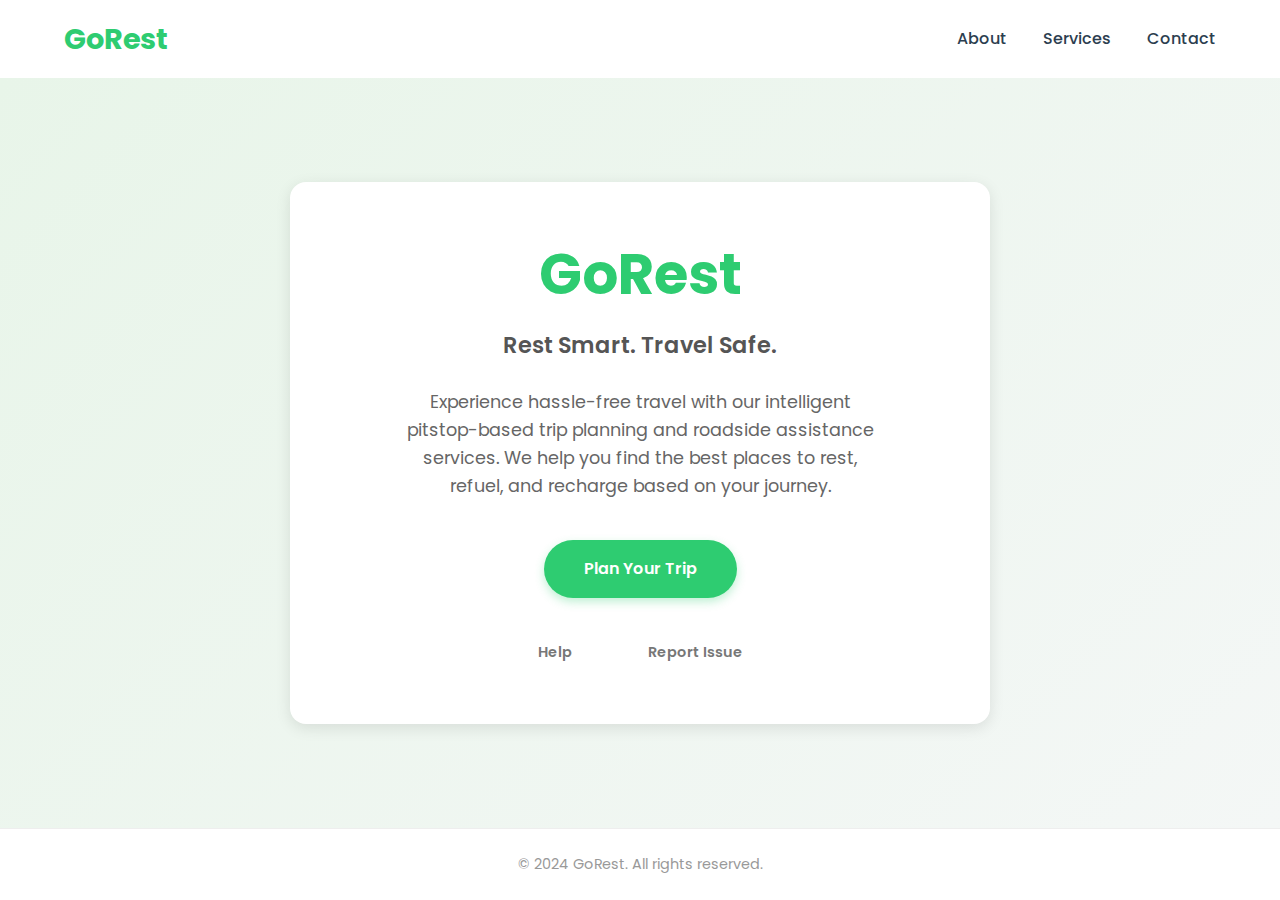
<file: index.html>
<!DOCTYPE html>
<html lang="en">

<head>
    <meta charset="UTF-8">
    <meta name="viewport" content="width=device-width, initial-scale=1.0">
    <title>GoRest | Smart Trip Planning</title>
    <link rel="stylesheet" href="styles.css">
    <link href="https://fonts.googleapis.com/css2?family=Poppins:wght@400;600;700&display=swap" rel="stylesheet">
</head>

<body>
    <header class="navbar">
        <div class="logo">GoRest</div>
        <nav>
            <a href="#" class="nav-link">About</a>
            <a href="#" class="nav-link">Services</a>
            <a href="#" class="nav-link">Contact</a>
        </nav>
    </header>

    <main class="hero-section">
        <div class="hero-content">
            <h1 class="main-title">GoRest</h1>
            <p class="tagline">Rest Smart. Travel Safe.</p>
            <p class="description">
                Experience hassle-free travel with our intelligent pitstop-based trip planning and roadside assistance
                services.
                We help you find the best places to rest, refuel, and recharge based on your journey.
            </p>

            <div class="action-buttons">
                <a href="#" class="btn btn-primary">Plan Your Trip</a>
            </div>

            <div class="secondary-actions">
                <a href="#" class="btn btn-secondary">Help</a>
                <a href="#" class="btn btn-secondary report-btn">Report Issue</a>
            </div>
        </div>
    </main>

    <footer class="footer">
        <p>&copy; 2024 GoRest. All rights reserved.</p>
    </footer>
</body>

</html>
</file>
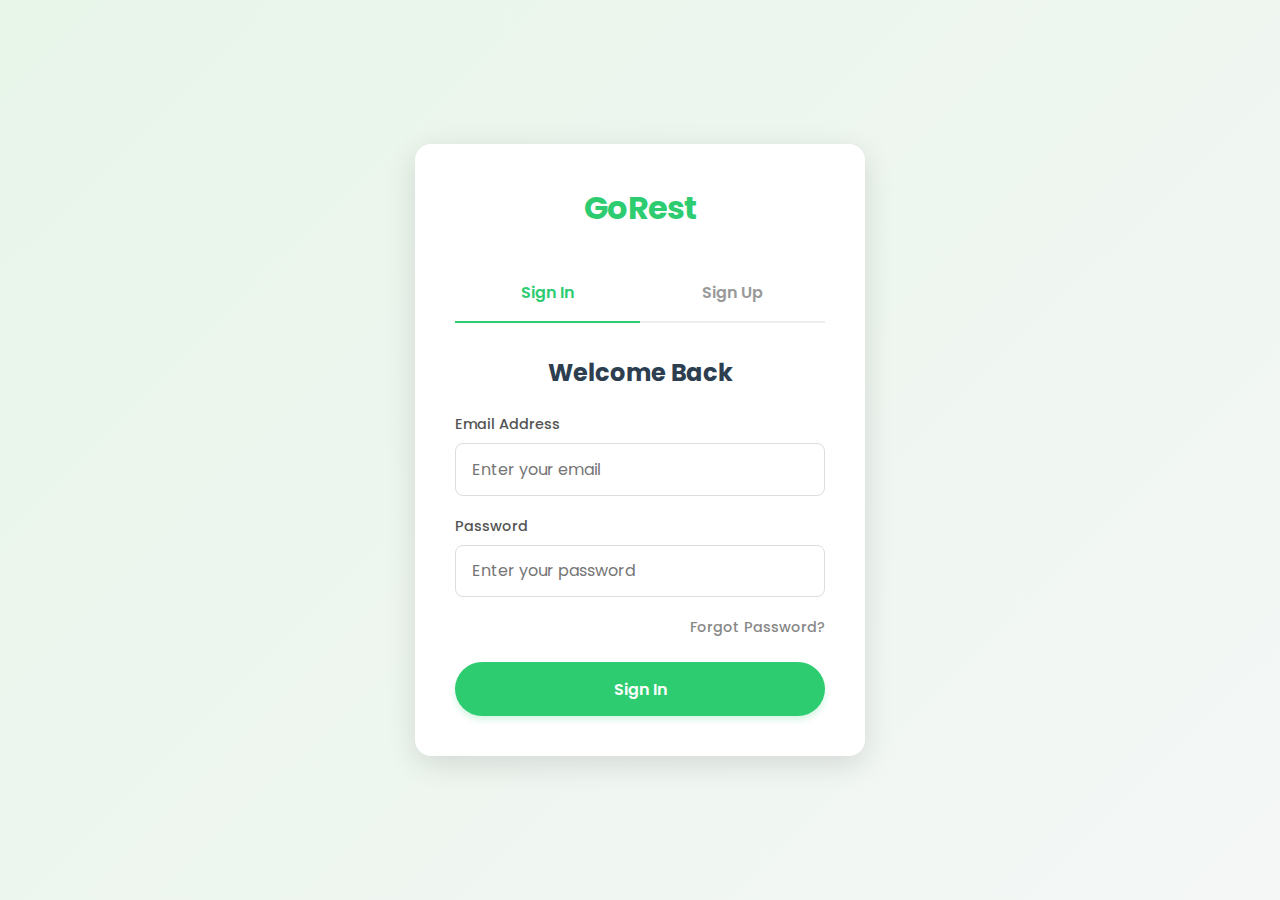
<file: auth.html>
<!DOCTYPE html>
<html lang="en">

<head>
    <meta charset="UTF-8">
    <meta name="viewport" content="width=device-width, initial-scale=1.0">
    <title>GoRest - Sign In</title>
    <link rel="stylesheet" href="auth.css">
    <link href="https://fonts.googleapis.com/css2?family=Poppins:wght@400;500;600;700&display=swap" rel="stylesheet">
</head>

<body>
    <div class="auth-container">
        <div class="auth-card">
            <div class="logo">GoRest</div>

            <div class="tabs">
                <button class="tab-btn active" onclick="switchTab('login')">Sign In</button>
                <button class="tab-btn" onclick="switchTab('signup')">Sign Up</button>
            </div>

            <!-- Login Form -->
            <form id="login-form" class="auth-form active">
                <h2>Welcome Back</h2>
                <div class="form-group">
                    <label for="login-email">Email Address</label>
                    <input type="email" id="login-email" placeholder="Enter your email" required>
                </div>
                <div class="form-group">
                    <label for="login-password">Password</label>
                    <input type="password" id="login-password" placeholder="Enter your password" required>
                </div>
                <div class="form-actions">
                    <a href="#" onclick="showForgotPassword(event)" class="forgot-password">Forgot Password?</a>
                </div>
                <button type="submit" class="btn btn-primary">Sign In</button>
            </form>

            <!-- Signup Form -->
            <form id="signup-form" class="auth-form">
                <h2>Create Account</h2>
                <div class="form-group">
                    <label for="signup-name">Full Name</label>
                    <input type="text" id="signup-name" placeholder="Enter your full name" required>
                </div>
                <div class="form-group">
                    <label for="signup-email">Email Address</label>
                    <input type="email" id="signup-email" placeholder="Enter your email" required>
                </div>
                <div class="form-group">
                    <label for="signup-password">Password</label>
                    <input type="password" id="signup-password" placeholder="Create a password" required>
                </div>
                <div class="form-group">
                    <label for="signup-confirm">Confirm Password</label>
                    <input type="password" id="signup-confirm" placeholder="Confirm your password" required>
                </div>
                <button type="submit" class="btn btn-primary">Sign Up</button>
            </form>

            <!-- Forgot Password Form -->
            <form id="forgot-form" class="auth-form">
                <h2>Reset Password</h2>
                <p class="description">Enter your email address and we'll send you a link to reset your password.</p>
                <div class="form-group">
                    <label for="forgot-email">Email Address</label>
                    <input type="email" id="forgot-email" placeholder="Enter your email" required>
                </div>
                <button type="submit" class="btn btn-primary">Send Reset Link</button>
                <div class="form-actions center">
                    <a href="#" onclick="switchTab('login')" class="back-link">Back to Sign In</a>
                </div>
            </form>
        </div>
    </div>

    <script>
        function switchTab(tabName) {
            // Hide all forms
            document.querySelectorAll('.auth-form').forEach(form => form.classList.remove('active'));
            // Remove active class from tabs
            document.querySelectorAll('.tab-btn').forEach(btn => btn.classList.remove('active'));

            if (tabName === 'login') {
                document.getElementById('login-form').classList.add('active');
                document.querySelector('.tab-btn:first-child').classList.add('active');
            } else if (tabName === 'signup') {
                document.getElementById('signup-form').classList.add('active');
                document.querySelector('.tab-btn:last-child').classList.add('active');
            }

            // Hide forgot password specifically if switching tabs
            document.getElementById('forgot-form').classList.remove('active');
        }

        function showForgotPassword(event) {
            event.preventDefault();
            document.querySelectorAll('.auth-form').forEach(form => form.classList.remove('active'));
            document.getElementById('forgot-form').classList.add('active');
            // Deselect tabs visually
            document.querySelectorAll('.tab-btn').forEach(btn => btn.classList.remove('active'));
        }
    </script>
</body>

</html>
</file>
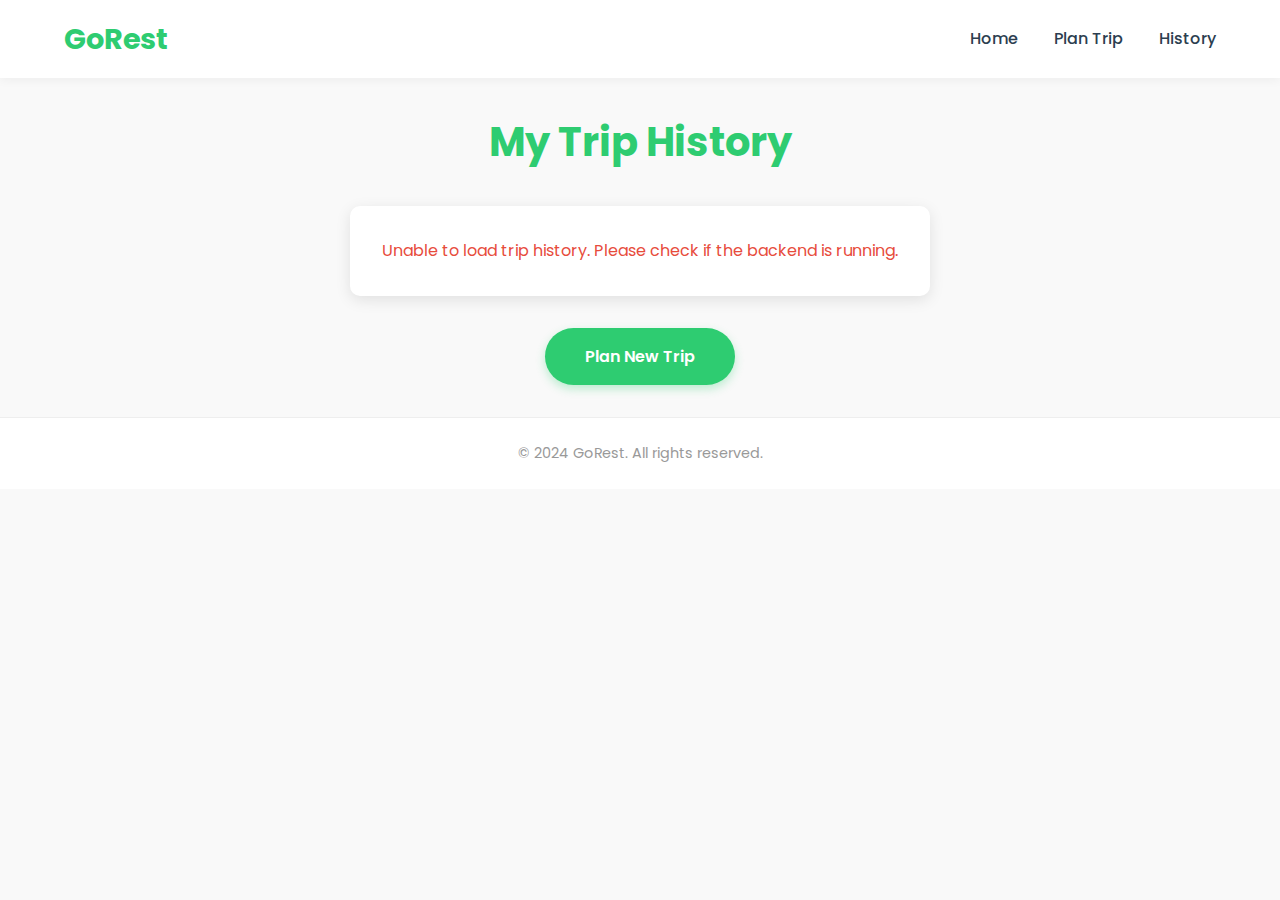
<file: frontend/history.html>
<!DOCTYPE html>
<html lang="en">

<head>
    <meta charset="UTF-8">
    <meta name="viewport" content="width=device-width, initial-scale=1.0">
    <title>GoRest | Trip History</title>
    <link rel="stylesheet" href="css/styles.css">
    <link href="https://fonts.googleapis.com/css2?family=Poppins:wght@400;600;700&display=swap" rel="stylesheet">
    <style>
        .history-container {
            padding: 2rem 5%;
            max-width: 1200px;
            margin: 0 auto;
        }
        
        .history-title {
            text-align: center;
            color: var(--primary-color);
            margin-bottom: 2rem;
            font-size: 2.5rem;
        }
        
        .table-wrapper {
            background-color: var(--white);
            border-radius: 10px;
            box-shadow: var(--shadow);
            overflow-x: auto;
            padding: 1rem;
        }
        
        table {
            width: 100%;
            border-collapse: collapse;
            min-width: 600px;
        }
        
        th, td {
            padding: 1rem;
            text-align: left;
            border-bottom: 1px solid #eee;
        }
        
        th {
            background-color: #f8f9fa;
            color: var(--text-color);
            font-weight: 600;
        }
        
        tr:hover {
            background-color: #f1f1f1;
        }
        
        .no-trips {
            text-align: center;
            padding: 2rem;
            color: #777;
            font-size: 1.2rem;
        }
        
        .error-message {
            color: #e74c3c;
            text-align: center;
            padding: 1rem;
        }
        
        .back-btn-container {
            margin-top: 2rem;
            text-align: center;
        }
    </style>
</head>

<body>
    <header class="navbar">
        <div class="logo">GoRest</div>
        <nav>
            <a href="index.html" class="nav-link">Home</a>
            <a href="planning.html" class="nav-link">Plan Trip</a>
            <a href="#" class="nav-link active">History</a>
        </nav>
    </header>

    <main class="history-container">
        <h1 class="history-title">My Trip History</h1>
        
        <div class="table-wrapper">
            <table id="tripsTable">
                <thead>
                    <tr>
                        <th>Start</th>
                        <th>Destination</th>
                        <th>Vehicle</th>
                        <th>Distance (km)</th>
                        <th>Duration (hrs)</th>
                        <th>Stops</th>
                    </tr>
                </thead>
                <tbody id="tripsBody">
                    <!-- Rows will be inserted here -->
                </tbody>
            </table>
            <div id="noTripsMessage" class="no-trips" style="display: none;">
                No trips found. Start planning your journey!
            </div>
            <div id="errorMessage" class="error-message" style="display: none;"></div>
        </div>
        
        <div class="back-btn-container">
            <a href="planning.html" class="btn btn-primary">Plan New Trip</a>
        </div>
    </main>

    <footer class="footer">
        <p>&copy; 2024 GoRest. All rights reserved.</p>
    </footer>

    <script>
        document.addEventListener('DOMContentLoaded', fetchTrips);

        async function fetchTrips() {
            const tripsBody = document.getElementById('tripsBody');
            const noTripsMessage = document.getElementById('noTripsMessage');
            const errorMessage = document.getElementById('errorMessage');
            const table = document.getElementById('tripsTable');

            try {
                const response = await fetch('http://127.0.0.1:5000/api/trips');
                
                if (!response.ok) {
                    throw new Error('Failed to fetch trips');
                }

                const data = await response.json();
                const trips = data.trips;

                if (!trips || trips.length === 0) {
                    table.style.display = 'none';
                    noTripsMessage.style.display = 'block';
                    return;
                }

                table.style.display = 'table';
                noTripsMessage.style.display = 'none';

                trips.forEach(trip => {
                    const row = document.createElement('tr');
                    row.innerHTML = `
                        <td>${trip.start}</td>
                        <td>${trip.destination}</td>
                        <td>${trip.vehicle}</td>
                        <td>${trip.distance}</td>
                        <td>${trip.duration}</td>
                        <td>${trip.stops}</td>
                    `;
                    tripsBody.appendChild(row);
                });

            } catch (error) {
                console.error('Error:', error);
                table.style.display = 'none';
                errorMessage.textContent = 'Unable to load trip history. Please check if the backend is running.';
                errorMessage.style.display = 'block';
            }
        }
    </script>
</body>

</html>
</file>
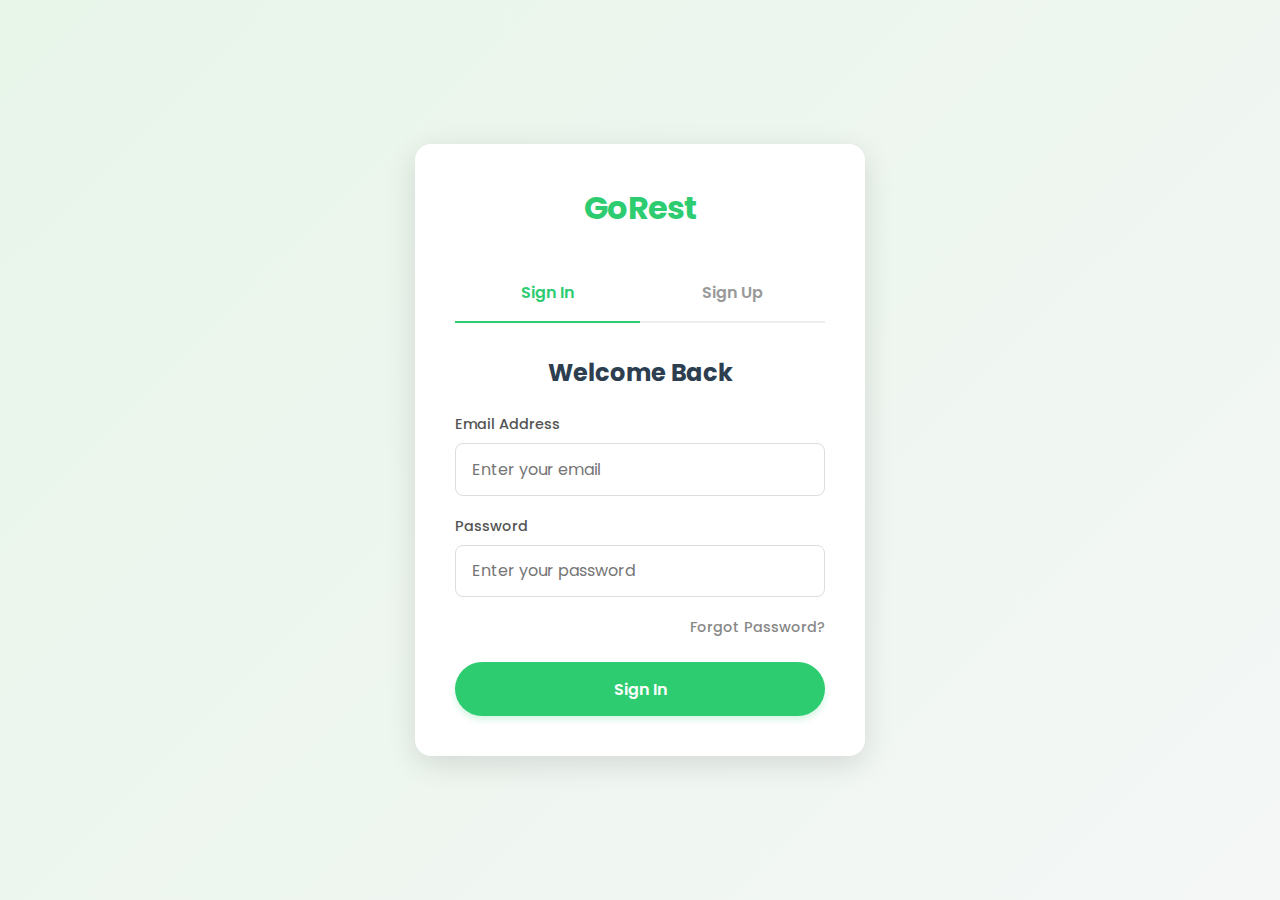
<file: frontend/login.html>
<!DOCTYPE html>
<html lang="en">

<head>
    <meta charset="UTF-8">
    <meta name="viewport" content="width=device-width, initial-scale=1.0">
    <title>GoRest - Sign In</title>
    <!-- CSS Link -->
    <link rel="stylesheet" href="login.css">
    <link href="https://fonts.googleapis.com/css2?family=Poppins:wght@400;500;600;700&display=swap" rel="stylesheet">
</head>

<body>
    <div class="auth-container">
        <div class="auth-card">
            <div class="logo">GoRest</div>

            <div class="tabs">
                <button id="tab-login" class="tab-btn active">Sign In</button>
                <button id="tab-signup" class="tab-btn">Sign Up</button>
            </div>

            <!-- Login Form -->
            <form id="login-form" class="auth-form active">
                <h2>Welcome Back</h2>
                <div class="form-group">
                    <label for="login-email">Email Address</label>
                    <input type="email" id="login-email" placeholder="Enter your email" required>
                </div>
                <div class="form-group">
                    <label for="login-password">Password</label>
                    <input type="password" id="login-password" placeholder="Enter your password" required>
                </div>
                <div class="form-actions">
                    <a href="#" id="link-forgot" class="forgot-password">Forgot Password?</a>
                </div>
                <button type="submit" class="btn btn-primary">Sign In</button>
            </form>

            <!-- Signup Form -->
            <form id="signup-form" class="auth-form">
                <h2>Create Account</h2>
                <div class="form-group">
                    <label for="signup-name">Full Name</label>
                    <input type="text" id="signup-name" placeholder="Enter your full name" required>
                </div>
                <div class="form-group">
                    <label for="signup-email">Email Address</label>
                    <input type="email" id="signup-email" placeholder="Enter your email" required>
                </div>
                <div class="form-group">
                    <label for="signup-password">Password</label>
                    <input type="password" id="signup-password" placeholder="Create a password" required>
                </div>
                <div class="form-group">
                    <label for="signup-confirm">Confirm Password</label>
                    <input type="password" id="signup-confirm" placeholder="Confirm your password" required>
                </div>
                <button type="submit" class="btn btn-primary">Sign Up</button>
            </form>

            <!-- Forgot Password Form -->
            <form id="forgot-form" class="auth-form">
                <h2>Reset Password</h2>
                <p class="description">Enter your email address and we'll send you a link to reset your password.</p>
                <div class="form-group">
                    <label for="forgot-email">Email Address</label>
                    <input type="email" id="forgot-email" placeholder="Enter your email" required>
                </div>
                <button type="submit" class="btn btn-primary">Send Reset Link</button>
                <div class="form-actions center">
                    <a href="#" id="link-back" class="back-link">Back to Sign In</a>
                </div>
            </form>
        </div>
    </div>

    <!-- JS Link -->
    <script src="login.js" defer></script>
</body>

</html>
</file>
<file: styles.css>
:root {
    --primary-color: #2ECC71;
    /* Vibrant Green */
    --primary-dark: #27AE60;
    --text-color: #2C3E50;
    --bg-color: #F9F9F9;
    --white: #FFFFFF;
    --shadow: 0 4px 15px rgba(0, 0, 0, 0.1);
    --font-stack: 'Poppins', sans-serif;
}

* {
    box-sizing: border-box;
    margin: 0;
    padding: 0;
}

body {
    font-family: var(--font-stack);
    background-color: var(--bg-color);
    color: var(--text-color);
    line-height: 1.6;
    display: flex;
    flex-direction: column;
    min-height: 100vh;
}

/* Header */
.navbar {
    background-color: var(--white);
    padding: 1rem 5%;
    display: flex;
    justify-content: space-between;
    align-items: center;
    box-shadow: 0 2px 10px rgba(0, 0, 0, 0.05);
}

.logo {
    font-size: 1.8rem;
    font-weight: 700;
    color: var(--primary-color);
    letter-spacing: -0.5px;
}

.nav-link {
    text-decoration: none;
    color: var(--text-color);
    margin-left: 2rem;
    font-weight: 500;
    transition: color 0.3s;
}

.nav-link:hover {
    color: var(--primary-color);
}

/* Main Hero Section */
.hero-section {
    flex: 1;
    display: flex;
    justify-content: center;
    align-items: center;
    padding: 2rem;
    background: linear-gradient(135deg, #e8f5e9 0%, #f4f7f6 100%);
}

.hero-content {
    background-color: var(--white);
    padding: 3rem;
    border-radius: 16px;
    box-shadow: var(--shadow);
    max-width: 700px;
    width: 100%;
    text-align: center;
    transition: transform 0.3s ease;
}

.hero-content:hover {
    transform: translateY(-5px);
}

.main-title {
    font-size: 3.5rem;
    color: var(--primary-color);
    margin-bottom: 0.5rem;
}

.tagline {
    font-size: 1.4rem;
    font-weight: 600;
    color: #555;
    margin-bottom: 1.5rem;
}

.description {
    font-size: 1.1rem;
    color: #666;
    margin-bottom: 2.5rem;
    max-width: 80%;
    margin-left: auto;
    margin-right: auto;
}

/* Buttons */
.action-buttons {
    margin-bottom: 2rem;
}

.btn {
    display: inline-block;
    padding: 1rem 2.5rem;
    border-radius: 50px;
    text-decoration: none;
    font-weight: 600;
    transition: all 0.3s ease;
    border: none;
    cursor: pointer;
    font-size: 1rem;
}

.btn-primary {
    background-color: var(--primary-color);
    color: var(--white);
    box-shadow: 0 4px 10px rgba(46, 204, 113, 0.3);
}

.btn-primary:hover {
    background-color: var(--primary-dark);
    transform: scale(1.05);
    box-shadow: 0 6px 15px rgba(46, 204, 113, 0.4);
}

.secondary-actions {
    display: flex;
    justify-content: center;
    gap: 1.5rem;
}

.btn-secondary {
    padding: 0.6rem 1.5rem;
    border: 2px solid transparent;
    /* Keeps layout stable */
    color: #777;
    background-color: transparent;
    font-size: 0.9rem;
}

.btn-secondary:hover {
    color: var(--primary-color);
    border-bottom: 2px solid var(--primary-color);
    /* Underline effect */
    border-radius: 0;
    /* Reset radius for underline effect */
    padding-bottom: 0.4rem;
    /* Adjust padding for border */
}

.report-btn:hover {
    color: #e74c3c;
    /* Red for report issue */
    border-color: #e74c3c;
}

/* Footer */
.footer {
    text-align: center;
    padding: 1.5rem;
    background-color: var(--white);
    color: #999;
    font-size: 0.9rem;
    border-top: 1px solid #eee;
}

/* Responsive Design */
@media (max-width: 768px) {
    .hero-content {
        padding: 2rem 1.5rem;
    }

    .main-title {
        font-size: 2.5rem;
    }

    .tagline {
        font-size: 1.2rem;
    }

    .description {
        max-width: 100%;
        font-size: 1rem;
    }

    .nav-link {
        margin-left: 1rem;
        font-size: 0.9rem;
    }
}

@media (max-width: 480px) {
    .navbar {
        flex-direction: column;
        padding: 1rem;
    }

    .nav-link {
        margin: 0.5rem;
    }

    .secondary-actions {
        flex-direction: column;
        gap: 0.5rem;
    }
}
</file>
<file: auth.css>
:root {
    --primary-color: #2ECC71;
    --primary-dark: #27AE60;
    --text-color: #2C3E50;
    --bg-color: #F9F9F9;
    /* Keeping consistent background */
    --white: #FFFFFF;
    --input-border: #ddd;
    --shadow: 0 8px 30px rgba(0, 0, 0, 0.12);
    --font-stack: 'Poppins', sans-serif;
}

* {
    box-sizing: border-box;
    margin: 0;
    padding: 0;
}

body {
    font-family: var(--font-stack);
    background: linear-gradient(135deg, #e8f5e9 0%, #f4f7f6 100%);
    color: var(--text-color);
    min-height: 100vh;
    display: flex;
    justify-content: center;
    align-items: center;
    padding: 20px;
}

.auth-container {
    width: 100%;
    max-width: 450px;
}

.auth-card {
    background-color: var(--white);
    padding: 2.5rem;
    border-radius: 16px;
    box-shadow: var(--shadow);
}

.logo {
    text-align: center;
    font-size: 2rem;
    font-weight: 700;
    color: var(--primary-color);
    margin-bottom: 2rem;
    letter-spacing: -0.5px;
}

.tabs {
    display: flex;
    margin-bottom: 2rem;
    border-bottom: 2px solid #eee;
}

.tab-btn {
    flex: 1;
    padding: 1rem;
    border: none;
    background: none;
    font-family: inherit;
    font-size: 1rem;
    font-weight: 600;
    cursor: pointer;
    color: #999;
    border-bottom: 2px solid transparent;
    transition: all 0.3s ease;
    margin-bottom: -2px;
    /* Pull down to cover border */
}

.tab-btn.active {
    color: var(--primary-color);
    border-bottom-color: var(--primary-color);
}

.tab-btn:hover:not(.active) {
    color: #666;
}

.auth-form {
    display: none;
    animation: fadeIn 0.4s ease;
}

.auth-form.active {
    display: block;
}

@keyframes fadeIn {
    from {
        opacity: 0;
        transform: translateY(10px);
    }

    to {
        opacity: 1;
        transform: translateY(0);
    }
}

h2 {
    font-size: 1.5rem;
    margin-bottom: 1.5rem;
    color: var(--text-color);
    text-align: center;
}

.description {
    text-align: center;
    color: #666;
    font-size: 0.9rem;
    margin-bottom: 1.5rem;
    line-height: 1.5;
}

.form-group {
    margin-bottom: 1.25rem;
}

.form-group label {
    display: block;
    margin-bottom: 0.5rem;
    font-size: 0.9rem;
    font-weight: 500;
    color: #555;
}

.form-group input {
    width: 100%;
    padding: 0.8rem 1rem;
    border: 1px solid var(--input-border);
    border-radius: 8px;
    font-family: inherit;
    font-size: 1rem;
    transition: border-color 0.3s;
}

.form-group input:focus {
    outline: none;
    border-color: var(--primary-color);
    box-shadow: 0 0 0 3px rgba(46, 204, 113, 0.1);
}

.form-actions {
    display: flex;
    justify-content: flex-end;
    margin-bottom: 1.5rem;
}

.form-actions.center {
    justify-content: center;
    margin-top: 1.5rem;
    margin-bottom: 0;
}

.forgot-password,
.back-link {
    color: #888;
    text-decoration: none;
    font-size: 0.9rem;
    font-weight: 500;
    transition: color 0.3s;
}

.forgot-password:hover,
.back-link:hover {
    color: var(--primary-color);
}

.btn {
    width: 100%;
    padding: 0.9rem;
    border: none;
    border-radius: 50px;
    background-color: var(--primary-color);
    color: var(--white);
    font-family: inherit;
    font-size: 1rem;
    font-weight: 600;
    cursor: pointer;
    box-shadow: 0 4px 6px rgba(46, 204, 113, 0.2);
    transition: all 0.3s;
}

.btn:hover {
    background-color: var(--primary-dark);
    transform: translateY(-2px);
    box-shadow: 0 6px 12px rgba(46, 204, 113, 0.3);
}

/* Responsive adjustments */
@media (max-width: 480px) {
    .auth-card {
        padding: 1.5rem;
    }

    .logo {
        font-size: 1.5rem;
    }

    h2 {
        font-size: 1.25rem;
    }
}
</file>
<file: frontend/css/styles.css>
:root {
    --primary-color: #2ECC71;
    /* Vibrant Green */
    --primary-dark: #27AE60;
    --text-color: #2C3E50;
    --bg-color: #F9F9F9;
    --white: #FFFFFF;
    --shadow: 0 4px 15px rgba(0, 0, 0, 0.1);
    --font-stack: 'Poppins', sans-serif;
}

* {
    box-sizing: border-box;
    margin: 0;
    padding: 0;
}

body {
    font-family: var(--font-stack);
    background-color: var(--bg-color);
    color: var(--text-color);
    line-height: 1.6;
    display: flex;
    flex-direction: column;
    min-height: 100vh;
}

/* Header */
.navbar {
    background-color: var(--white);
    padding: 1rem 5%;
    display: flex;
    justify-content: space-between;
    align-items: center;
    box-shadow: 0 2px 10px rgba(0, 0, 0, 0.05);
}

.logo {
    font-size: 1.8rem;
    font-weight: 700;
    color: var(--primary-color);
    letter-spacing: -0.5px;
}

.nav-link {
    text-decoration: none;
    color: var(--text-color);
    margin-left: 2rem;
    font-weight: 500;
    transition: color 0.3s;
}

.nav-link:hover {
    color: var(--primary-color);
}

/* Main Hero Section */
.hero-section {
    flex: 1;
    display: flex;
    justify-content: center;
    align-items: center;
    padding: 2rem;
    background: linear-gradient(135deg, #e8f5e9 0%, #f4f7f6 100%);
}

.hero-content {
    background-color: var(--white);
    padding: 3rem;
    border-radius: 16px;
    box-shadow: var(--shadow);
    max-width: 700px;
    width: 100%;
    text-align: center;
    transition: transform 0.3s ease;
}

.hero-content:hover {
    transform: translateY(-5px);
}

.main-title {
    font-size: 3.5rem;
    color: var(--primary-color);
    margin-bottom: 0.5rem;
}

.tagline {
    font-size: 1.4rem;
    font-weight: 600;
    color: #555;
    margin-bottom: 1.5rem;
}

.description {
    font-size: 1.1rem;
    color: #666;
    margin-bottom: 2.5rem;
    max-width: 80%;
    margin-left: auto;
    margin-right: auto;
}

/* Buttons */
.action-buttons {
    margin-bottom: 2rem;
}

.btn {
    display: inline-block;
    padding: 1rem 2.5rem;
    border-radius: 50px;
    text-decoration: none;
    font-weight: 600;
    transition: all 0.3s ease;
    border: none;
    cursor: pointer;
    font-size: 1rem;
}

.btn-primary {
    background-color: var(--primary-color);
    color: var(--white);
    box-shadow: 0 4px 10px rgba(46, 204, 113, 0.3);
}

.btn-primary:hover {
    background-color: var(--primary-dark);
    transform: scale(1.05);
    box-shadow: 0 6px 15px rgba(46, 204, 113, 0.4);
}

.secondary-actions {
    display: flex;
    justify-content: center;
    gap: 1.5rem;
}

.btn-secondary {
    padding: 0.6rem 1.5rem;
    border: 2px solid transparent;
    /* Keeps layout stable */
    color: #777;
    background-color: transparent;
    font-size: 0.9rem;
}

.btn-secondary:hover {
    color: var(--primary-color);
    border-bottom: 2px solid var(--primary-color);
    /* Underline effect */
    border-radius: 0;
    /* Reset radius for underline effect */
    padding-bottom: 0.4rem;
    /* Adjust padding for border */
}

.report-btn:hover {
    color: #e74c3c;
    /* Red for report issue */
    border-color: #e74c3c;
}

/* Footer */
.footer {
    text-align: center;
    padding: 1.5rem;
    background-color: var(--white);
    color: #999;
    font-size: 0.9rem;
    border-top: 1px solid #eee;
}

/* Responsive Design */
@media (max-width: 768px) {
    .hero-content {
        padding: 2rem 1.5rem;
    }

    .main-title {
        font-size: 2.5rem;
    }

    .tagline {
        font-size: 1.2rem;
    }

    .description {
        max-width: 100%;
        font-size: 1rem;
    }

    .nav-link {
        margin-left: 1rem;
        font-size: 0.9rem;
    }
}

@media (max-width: 480px) {
    .navbar {
        flex-direction: column;
        padding: 1rem;
    }

    .nav-link {
        margin: 0.5rem;
    }

    .secondary-actions {
        flex-direction: column;
        gap: 0.5rem;
    }
}
</file>
<file: frontend/login.css>
:root {
    --primary-color: #2ECC71;
    --primary-dark: #27AE60;
    --text-color: #2C3E50;
    --bg-color: #F9F9F9;
    --white: #FFFFFF;
    --input-border: #ddd;
    --shadow: 0 8px 30px rgba(0, 0, 0, 0.12);
    --font-stack: 'Poppins', sans-serif;
}

* {
    box-sizing: border-box;
    margin: 0;
    padding: 0;
}

body {
    font-family: var(--font-stack);
    background: linear-gradient(135deg, #e8f5e9 0%, #f4f7f6 100%);
    color: var(--text-color);
    min-height: 100vh;
    display: flex;
    justify-content: center;
    align-items: center;
    padding: 20px;
}

.auth-container {
    width: 100%;
    max-width: 450px;
}

.auth-card {
    background-color: var(--white);
    padding: 2.5rem;
    border-radius: 16px;
    box-shadow: var(--shadow);
}

.logo {
    text-align: center;
    font-size: 2rem;
    font-weight: 700;
    color: var(--primary-color);
    margin-bottom: 2rem;
    letter-spacing: -0.5px;
}

.tabs {
    display: flex;
    margin-bottom: 2rem;
    border-bottom: 2px solid #eee;
}

.tab-btn {
    flex: 1;
    padding: 1rem;
    border: none;
    background: none;
    font-family: inherit;
    font-size: 1rem;
    font-weight: 600;
    cursor: pointer;
    color: #999;
    border-bottom: 2px solid transparent;
    transition: all 0.3s ease;
    margin-bottom: -2px;
}

.tab-btn.active {
    color: var(--primary-color);
    border-bottom-color: var(--primary-color);
}

.tab-btn:hover:not(.active) {
    color: #666;
}

.auth-form {
    display: none;
    animation: fadeIn 0.4s ease;
}

.auth-form.active {
    display: block;
}

@keyframes fadeIn {
    from {
        opacity: 0;
        transform: translateY(10px);
    }

    to {
        opacity: 1;
        transform: translateY(0);
    }
}

h2 {
    font-size: 1.5rem;
    margin-bottom: 1.5rem;
    color: var(--text-color);
    text-align: center;
}

.description {
    text-align: center;
    color: #666;
    font-size: 0.9rem;
    margin-bottom: 1.5rem;
    line-height: 1.5;
}

.form-group {
    margin-bottom: 1.25rem;
}

.form-group label {
    display: block;
    margin-bottom: 0.5rem;
    font-size: 0.9rem;
    font-weight: 500;
    color: #555;
}

.form-group input {
    width: 100%;
    padding: 0.8rem 1rem;
    border: 1px solid var(--input-border);
    border-radius: 8px;
    font-family: inherit;
    font-size: 1rem;
    transition: border-color 0.3s;
}

.form-group input:focus {
    outline: none;
    border-color: var(--primary-color);
    box-shadow: 0 0 0 3px rgba(46, 204, 113, 0.1);
}

.form-actions {
    display: flex;
    justify-content: flex-end;
    margin-bottom: 1.5rem;
}

.form-actions.center {
    justify-content: center;
    margin-top: 1.5rem;
    margin-bottom: 0;
}

.forgot-password,
.back-link {
    color: #888;
    text-decoration: none;
    font-size: 0.9rem;
    font-weight: 500;
    transition: color 0.3s;
}

.forgot-password:hover,
.back-link:hover {
    color: var(--primary-color);
}

.btn {
    width: 100%;
    padding: 0.9rem;
    border: none;
    border-radius: 50px;
    background-color: var(--primary-color);
    color: var(--white);
    font-family: inherit;
    font-size: 1rem;
    font-weight: 600;
    cursor: pointer;
    box-shadow: 0 4px 6px rgba(46, 204, 113, 0.2);
    transition: all 0.3s;
}

.btn:hover {
    background-color: var(--primary-dark);
    transform: translateY(-2px);
    box-shadow: 0 6px 12px rgba(46, 204, 113, 0.3);
}

@media (max-width: 480px) {
    .auth-card {
        padding: 1.5rem;
    }

    .logo {
        font-size: 1.5rem;
    }

    h2 {
        font-size: 1.25rem;
    }
}
</file>
